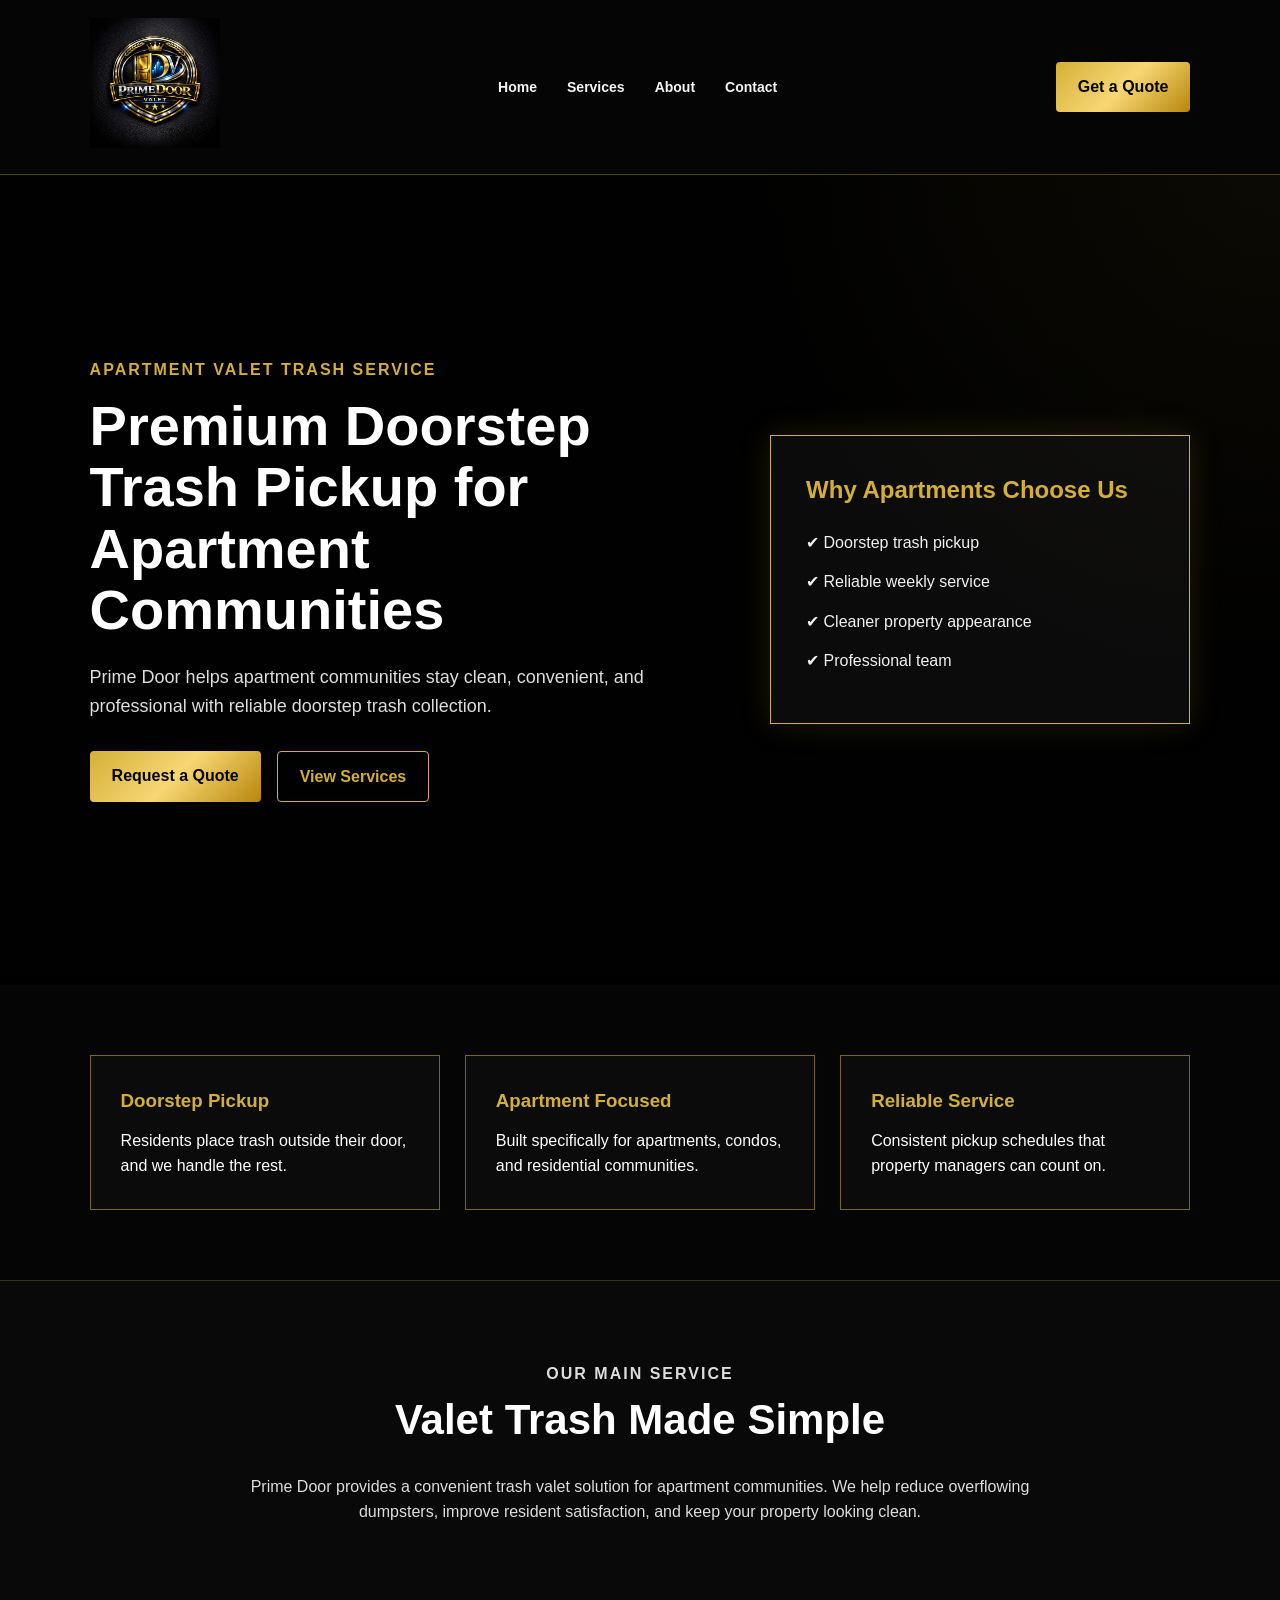
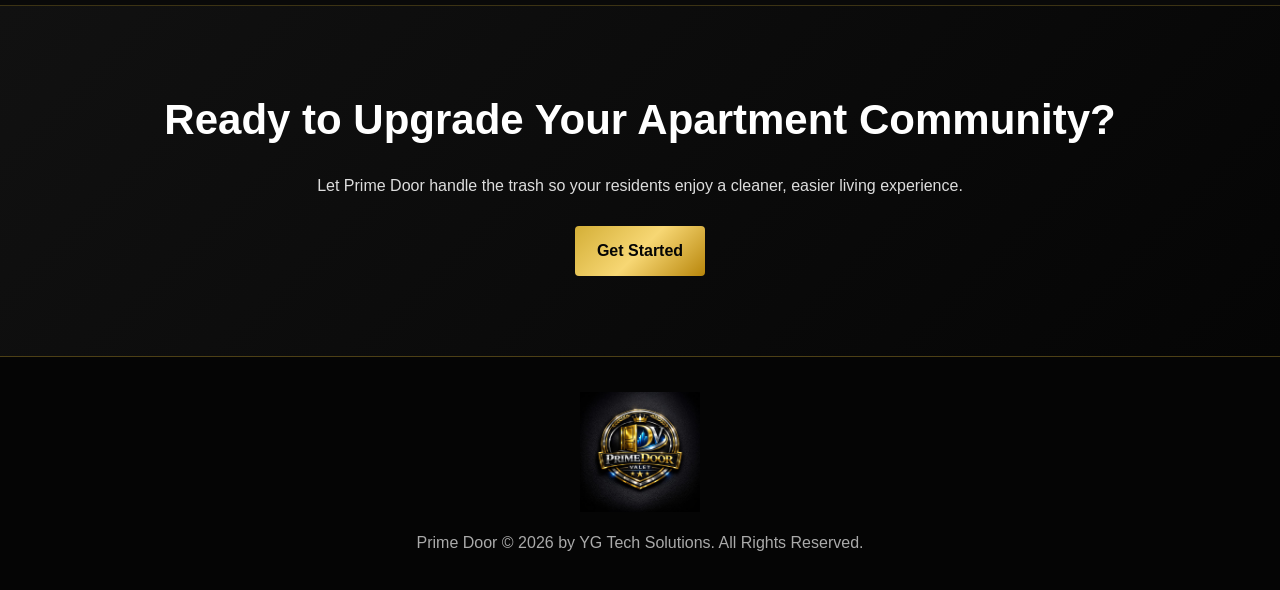
<file: index.html>
<!DOCTYPE html>
<html lang="en">
<head>
  <meta charset="UTF-8" />
  <meta name="viewport" content="width=device-width, initial-scale=1.0" />
  <title>Prime Door | Valet Trash Service</title>
  <link rel="stylesheet" href="style.css" />
</head>
<body>

  <header class="navbar">
    <div class="logo">
      <img src="images/logo.jpg" alt="Prime Door Logo">
    </div>

    <nav id="navLinks">
      <a href="index.html">Home</a>
      <a href="services.html">Services</a>
      <a href="about.html">About</a>
      <a href="contact.html">Contact</a>
    </nav>

    <a href="contact.html" class="nav-btn">Get a Quote</a>

    <button class="menu-btn" onclick="toggleMenu()">☰</button>
  </header>

  <section class="hero">
    <div class="hero-content">
      <p class="tagline">Apartment Valet Trash Service</p>
      <h1>Premium Doorstep Trash Pickup for Apartment Communities</h1>
      <p class="hero-text">
        Prime Door helps apartment communities stay clean, convenient, and professional with reliable doorstep trash collection.
      </p>

      <div class="hero-buttons">
        <a href="contact.html" class="btn gold">Request a Quote</a>
        <a href="services.html" class="btn outline">View Services</a>
      </div>
    </div>

    <div class="hero-card">
      <h3>Why Apartments Choose Us</h3>
      <ul>
        <li>✔ Doorstep trash pickup</li>
        <li>✔ Reliable weekly service</li>
        <li>✔ Cleaner property appearance</li>
        <li>✔ Professional team</li>
      </ul>
    </div>
  </section>

  <section class="features">
    <div class="feature">
      <h3>Doorstep Pickup</h3>
      <p>Residents place trash outside their door, and we handle the rest.</p>
    </div>

    <div class="feature">
      <h3>Apartment Focused</h3>
      <p>Built specifically for apartments, condos, and residential communities.</p>
    </div>

    <div class="feature">
      <h3>Reliable Service</h3>
      <p>Consistent pickup schedules that property managers can count on.</p>
    </div>
  </section>

  <section class="section dark">
    <p class="tagline">Our Main Service</p>
    <h2>Valet Trash Made Simple</h2>
    <p>
      Prime Door provides a convenient trash valet solution for apartment communities.
      We help reduce overflowing dumpsters, improve resident satisfaction, and keep your property looking clean.
    </p>
  </section>

  <section class="cta">
    <h2>Ready to Upgrade Your Apartment Community?</h2>
    <p>Let Prime Door handle the trash so your residents enjoy a cleaner, easier living experience.</p>
    <a href="contact.html" class="btn gold">Get Started</a>
  </section>

  <footer>
    <img src="images/logo.jpg" alt="Prime Door Logo">
    <p>Prime Door © 2026 by YG Tech Solutions. All Rights Reserved.</p>
  </footer>

  <script src="script.js"></script>
</body>
</html>
</file>
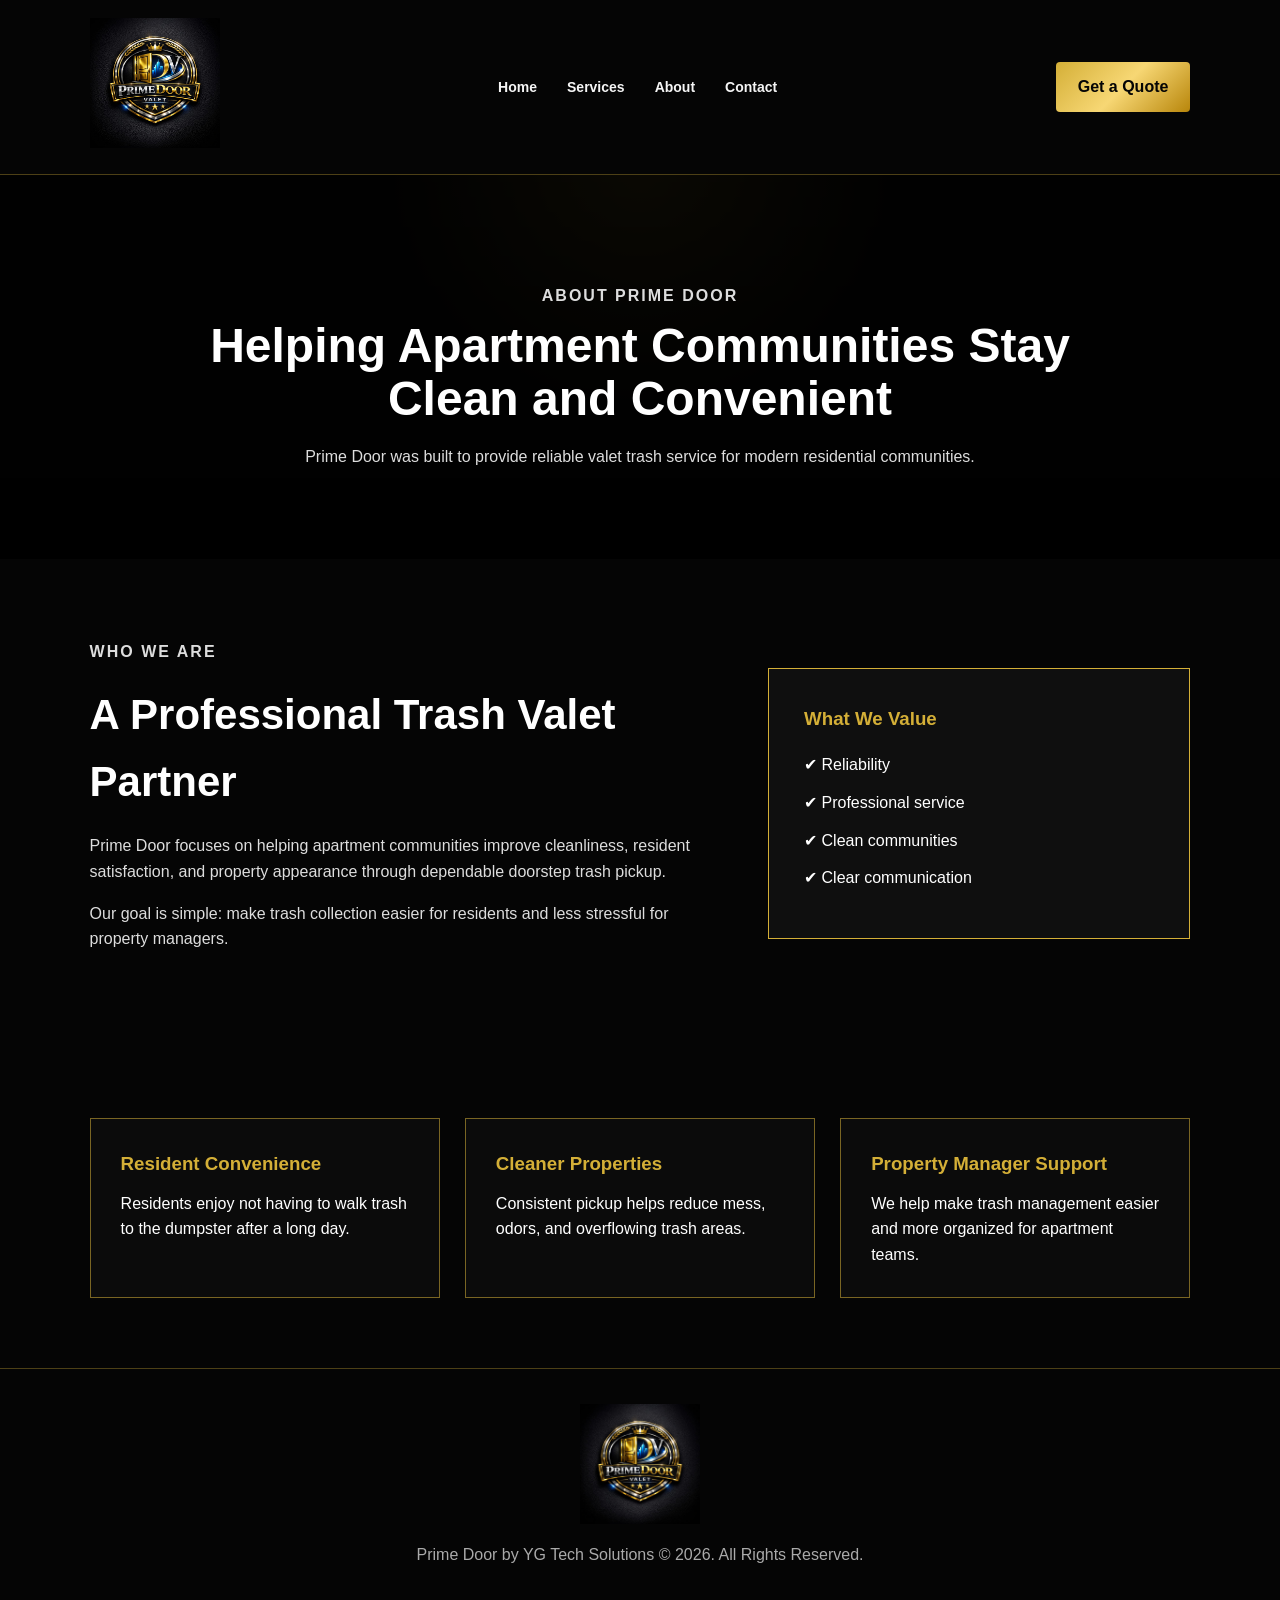
<file: about.html>
<!DOCTYPE html>
<html lang="en">
<head>
  <meta charset="UTF-8" />
  <meta name="viewport" content="width=device-width, initial-scale=1.0" />
  <title>About | Prime Door</title>
  <link rel="stylesheet" href="style.css" />
</head>
<body>

<header class="navbar">
  <div class="logo">
    <img src="images/logo.jpg" alt="Prime Door Logo">
  </div>

  <nav id="navLinks">
    <a href="index.html">Home</a>
    <a href="services.html">Services</a>
    <a href="about.html">About</a>
    <a href="contact.html">Contact</a>
  </nav>

  <a href="contact.html" class="nav-btn">Get a Quote</a>
  <button class="menu-btn" onclick="toggleMenu()">☰</button>
</header>

<section class="page-hero">
  <p class="tagline">About Prime Door</p>
  <h1>Helping Apartment Communities Stay Clean and Convenient</h1>
  <p>Prime Door was built to provide reliable valet trash service for modern residential communities.</p>
</section>

<section class="about-section">
  <div>
    <p class="tagline">Who We Are</p>
    <h2>A Professional Trash Valet Partner</h2>
    <p>
      Prime Door focuses on helping apartment communities improve cleanliness, resident satisfaction,
      and property appearance through dependable doorstep trash pickup.
    </p>
    <p>
      Our goal is simple: make trash collection easier for residents and less stressful for property managers.
    </p>
  </div>

  <div class="about-box">
    <h3>What We Value</h3>
    <ul>
      <li>✔ Reliability</li>
      <li>✔ Professional service</li>
      <li>✔ Clean communities</li>
      <li>✔ Clear communication</li>
    </ul>
  </div>
</section>

<section class="features">
  <div class="feature">
    <h3>Resident Convenience</h3>
    <p>Residents enjoy not having to walk trash to the dumpster after a long day.</p>
  </div>

  <div class="feature">
    <h3>Cleaner Properties</h3>
    <p>Consistent pickup helps reduce mess, odors, and overflowing trash areas.</p>
  </div>

  <div class="feature">
    <h3>Property Manager Support</h3>
    <p>We help make trash management easier and more organized for apartment teams.</p>
  </div>
</section>

<footer>
  <img src="images/logo.jpg" alt="Prime Door Logo">
  <p>Prime Door by YG Tech Solutions © 2026. All Rights Reserved.</p>
</footer>

<script src="script.js"></script>
</body>
</html>
</file>
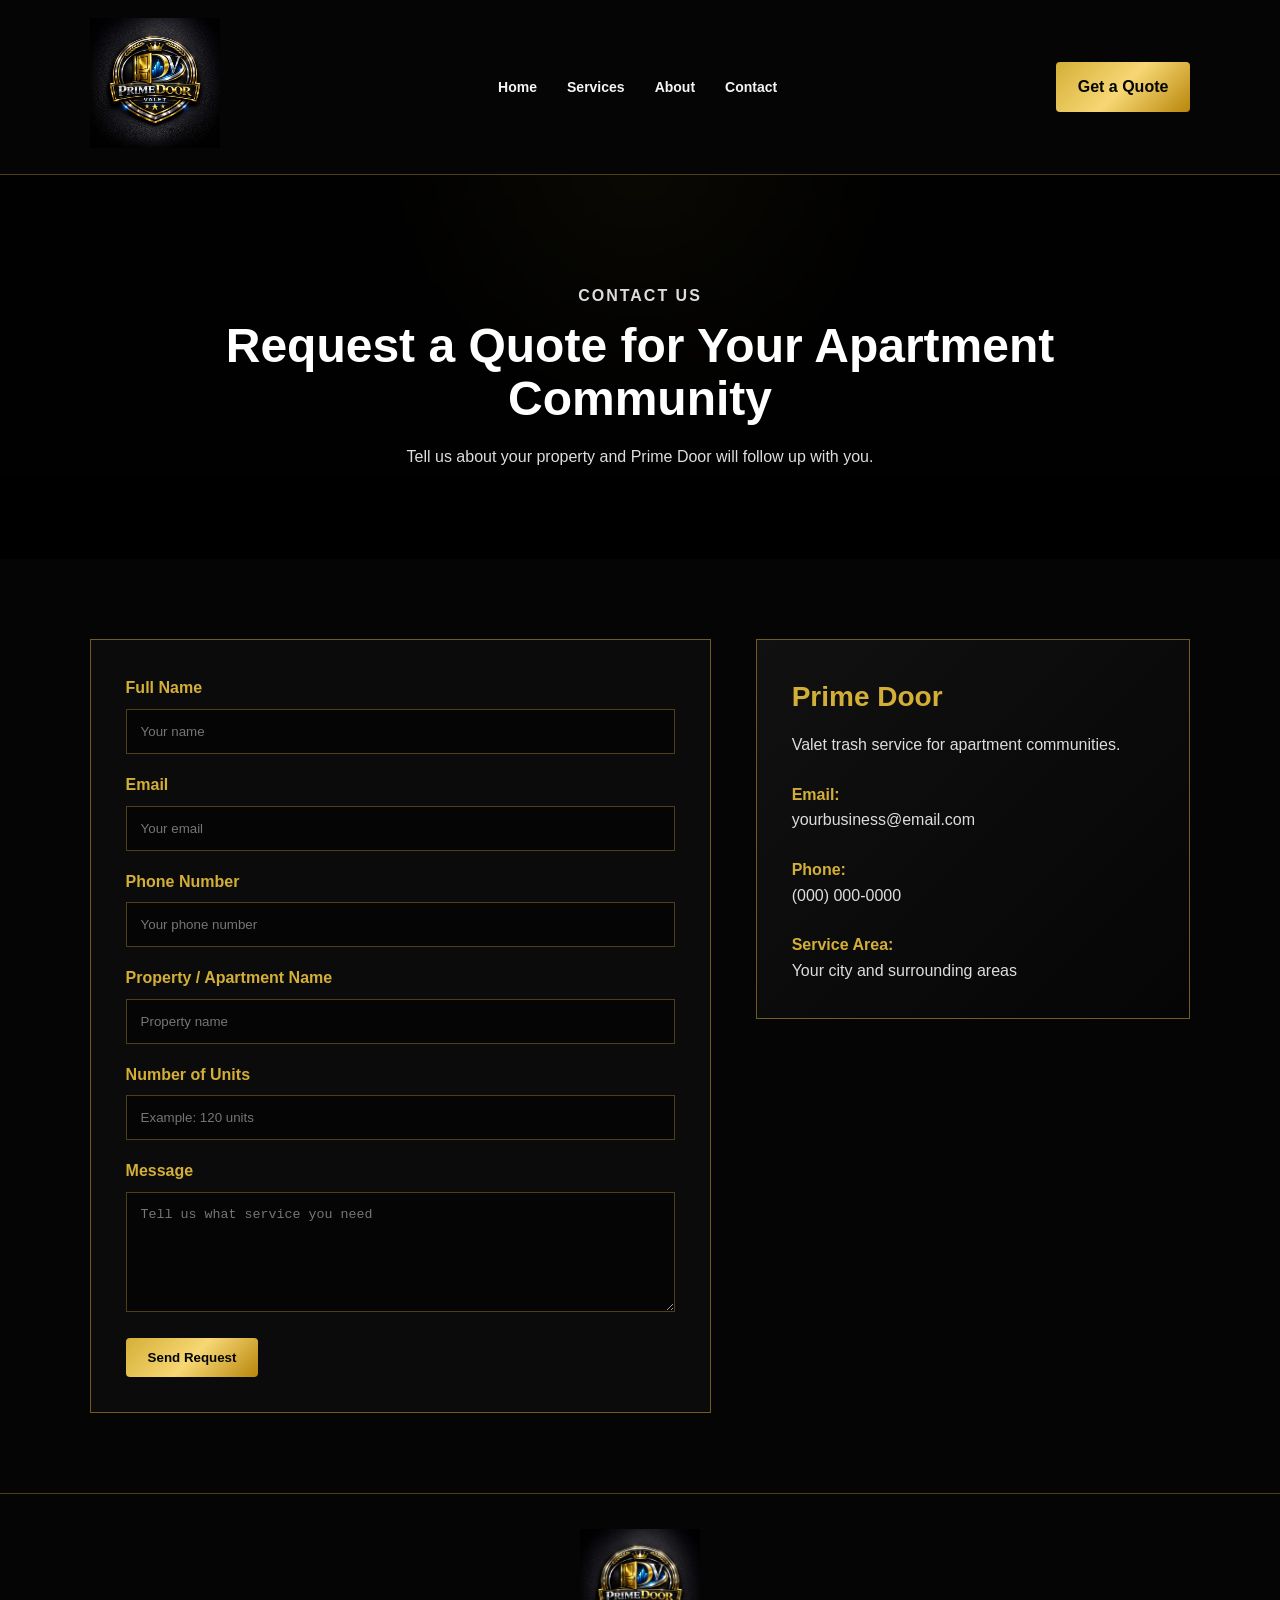
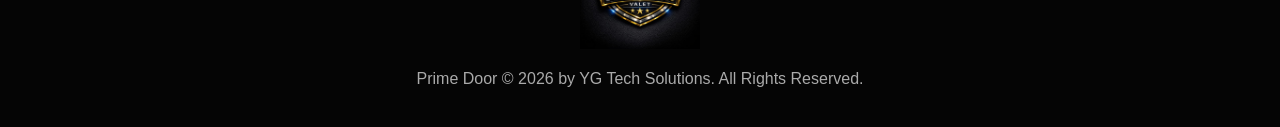
<file: contact.html>
<!DOCTYPE html>
<html lang="en">
<head>
  <meta charset="UTF-8" />
  <meta name="viewport" content="width=device-width, initial-scale=1.0" />
  <title>Contact | Prime Door</title>
  <link rel="stylesheet" href="style.css" />
</head>
<body>

<header class="navbar">
  <div class="logo">
    <img src="images/logo.jpg" alt="Prime Door Logo">
  </div>

  <nav id="navLinks">
    <a href="index.html">Home</a>
    <a href="services.html">Services</a>
    <a href="about.html">About</a>
    <a href="contact.html">Contact</a>
  </nav>

  <a href="contact.html" class="nav-btn">Get a Quote</a>
  <button class="menu-btn" onclick="toggleMenu()">☰</button>
</header>

<section class="page-hero">
  <p class="tagline">Contact Us</p>
  <h1>Request a Quote for Your Apartment Community</h1>
  <p>Tell us about your property and Prime Door will follow up with you.</p>
</section>

<section class="contact-section">
  <form class="contact-form" action="mailto:yourbusiness@email.com" method="POST" enctype="text/plain">
    <label>Full Name</label>
    <input type="text" name="name" placeholder="Your name" required>

    <label>Email</label>
    <input type="email" name="email" placeholder="Your email" required>

    <label>Phone Number</label>
    <input type="tel" name="phone" placeholder="Your phone number">

    <label>Property / Apartment Name</label>
    <input type="text" name="property" placeholder="Property name">

    <label>Number of Units</label>
    <input type="text" name="units" placeholder="Example: 120 units">

    <label>Message</label>
    <textarea name="message" rows="6" placeholder="Tell us what service you need"></textarea>

    <button type="submit" class="btn gold">Send Request</button>
  </form>

  <div class="contact-info">
    <h3>Prime Door</h3>
    <p>Valet trash service for apartment communities.</p>

    <div>
      <strong>Email:</strong>
      <p>yourbusiness@email.com</p>
    </div>

    <div>
      <strong>Phone:</strong>
      <p>(000) 000-0000</p>
    </div>

    <div>
      <strong>Service Area:</strong>
      <p>Your city and surrounding areas</p>
    </div>
  </div>
</section>

<footer>
  <img src="images/logo.jpg" alt="Prime Door Logo">
  <p>Prime Door © 2026 by YG Tech Solutions. All Rights Reserved.</p>
</footer>

<script src="script.js"></script>
</body>
</html>
</file>
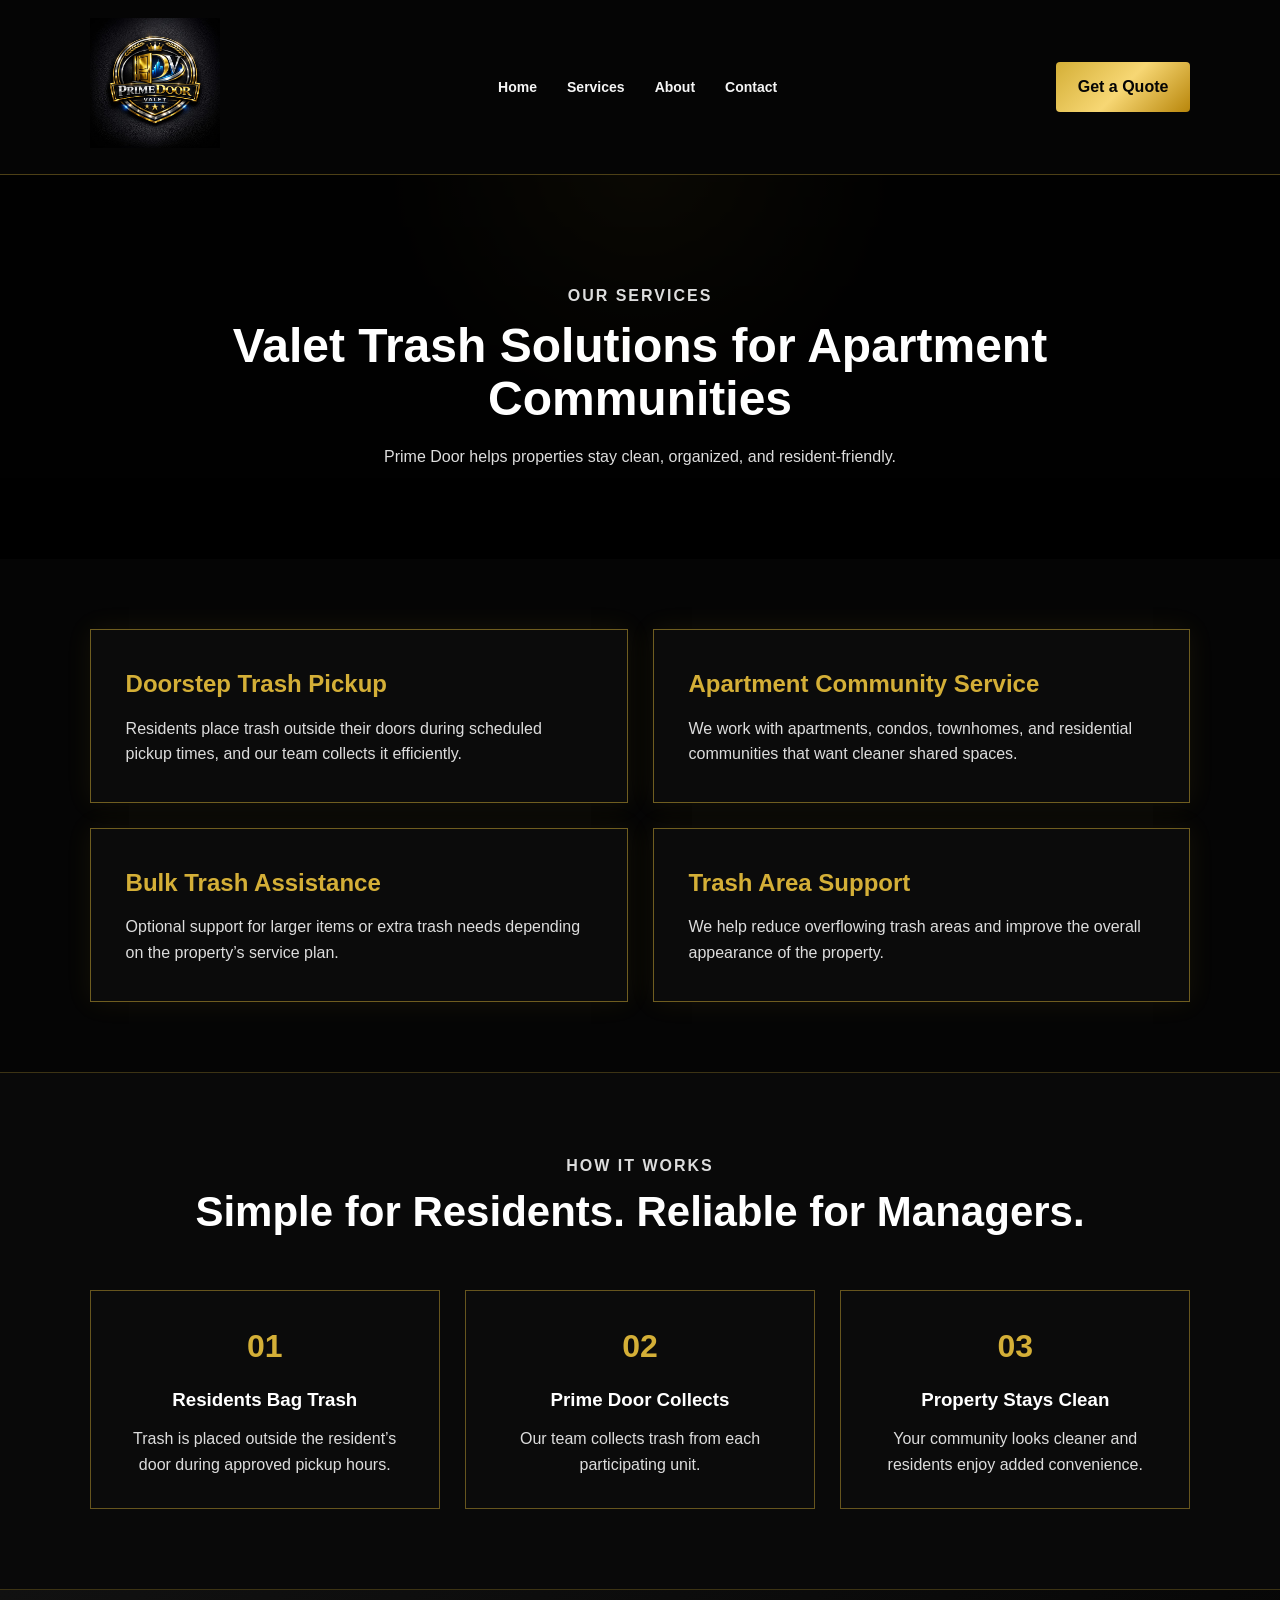
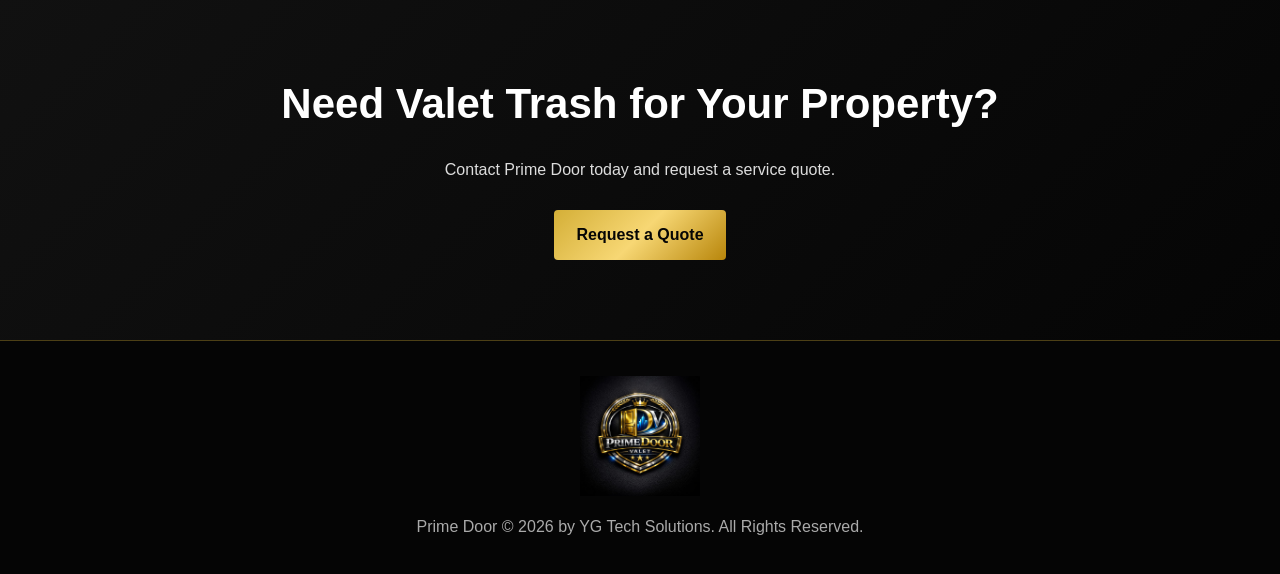
<file: services.html>
<!DOCTYPE html>
<html lang="en">
<head>
  <meta charset="UTF-8" />
  <meta name="viewport" content="width=device-width, initial-scale=1.0" />
  <title>Services | Prime Door</title>
  <link rel="stylesheet" href="style.css" />
</head>
<body>

<header class="navbar">
  <div class="logo">
    <img src="images/logo.jpg" alt="Prime Door Logo">
  </div>

  <nav id="navLinks">
    <a href="index.html">Home</a>
    <a href="services.html">Services</a>
    <a href="about.html">About</a>
    <a href="contact.html">Contact</a>
  </nav>

  <a href="contact.html" class="nav-btn">Get a Quote</a>
  <button class="menu-btn" onclick="toggleMenu()">☰</button>
</header>

<section class="page-hero">
  <p class="tagline">Our Services</p>
  <h1>Valet Trash Solutions for Apartment Communities</h1>
  <p>Prime Door helps properties stay clean, organized, and resident-friendly.</p>
</section>

<section class="service-grid">
  <div class="service-card">
    <h3>Doorstep Trash Pickup</h3>
    <p>Residents place trash outside their doors during scheduled pickup times, and our team collects it efficiently.</p>
  </div>

  <div class="service-card">
    <h3>Apartment Community Service</h3>
    <p>We work with apartments, condos, townhomes, and residential communities that want cleaner shared spaces.</p>
  </div>

  <div class="service-card">
    <h3>Bulk Trash Assistance</h3>
    <p>Optional support for larger items or extra trash needs depending on the property’s service plan.</p>
  </div>

  <div class="service-card">
    <h3>Trash Area Support</h3>
    <p>We help reduce overflowing trash areas and improve the overall appearance of the property.</p>
  </div>
</section>

<section class="section dark">
  <p class="tagline">How It Works</p>
  <h2>Simple for Residents. Reliable for Managers.</h2>

  <div class="steps">
    <div>
      <span>01</span>
      <h3>Residents Bag Trash</h3>
      <p>Trash is placed outside the resident’s door during approved pickup hours.</p>
    </div>

    <div>
      <span>02</span>
      <h3>Prime Door Collects</h3>
      <p>Our team collects trash from each participating unit.</p>
    </div>

    <div>
      <span>03</span>
      <h3>Property Stays Clean</h3>
      <p>Your community looks cleaner and residents enjoy added convenience.</p>
    </div>
  </div>
</section>

<section class="cta">
  <h2>Need Valet Trash for Your Property?</h2>
  <p>Contact Prime Door today and request a service quote.</p>
  <a href="contact.html" class="btn gold">Request a Quote</a>
</section>

<footer>
  <img src="images/logo.jpg" alt="Prime Door Logo">
  <p>Prime Door © 2026 by YG Tech Solutions. All Rights Reserved.</p>
</footer>

<script src="script.js"></script>
</body>
</html>
</file>
<file: style.css>
* {
  margin: 0;
  padding: 0;
  box-sizing: border-box;
}

body {
  font-family: Arial, sans-serif;
  background: #050505;
  color: #ffffff;
  line-height: 1.6;
}

a {
  text-decoration: none;
  color: inherit;
}

.navbar {
  width: 100%;
  padding: 18px 7%;
  display: flex;
  align-items: center;
  justify-content: space-between;
  background: #050505;
  border-bottom: 1px solid rgba(212, 175, 55, 0.35);
  position: sticky;
  top: 0;
  z-index: 100;
}

.logo img {
  width: 130px;
}

nav {
  display: flex;
  gap: 30px;
}

nav a {
  font-size: 14px;
  font-weight: bold;
  color: #f5f5f5;
  transition: 0.3s;
}

nav a:hover {
  color: #d4af37;
}

.nav-btn,
.btn {
  padding: 12px 22px;
  border-radius: 4px;
  font-weight: bold;
  display: inline-block;
}

.nav-btn,
.gold {
  background: linear-gradient(135deg, #d4af37, #f7d774, #b8860b);
  color: #050505;
}

.outline {
  border: 1px solid #d4af37;
  color: #d4af37;
}

.menu-btn {
  display: none;
  background: none;
  color: #d4af37;
  border: none;
  font-size: 28px;
}

.hero {
  min-height: 90vh;
  padding: 80px 7%;
  display: grid;
  grid-template-columns: 1.2fr 0.8fr;
  gap: 50px;
  align-items: center;
  background:
    linear-gradient(rgba(0,0,0,0.78), rgba(0,0,0,0.9)),
    radial-gradient(circle at top right, rgba(212,175,55,0.25), transparent 35%);
}

.tagline {
  color: #d4af37;
  text-transform: uppercase;
  font-weight: bold;
  letter-spacing: 2px;
  margin-bottom: 12px;
}

.hero h1 {
  font-size: 56px;
  line-height: 1.1;
  max-width: 850px;
}

.hero-text {
  margin: 22px 0;
  color: #dddddd;
  font-size: 18px;
  max-width: 650px;
}

.hero-buttons {
  display: flex;
  gap: 16px;
  margin-top: 30px;
}

.hero-card {
  border: 1px solid #d4af37;
  padding: 35px;
  background: rgba(255,255,255,0.04);
  box-shadow: 0 0 30px rgba(212,175,55,0.15);
}

.hero-card h3 {
  color: #d4af37;
  margin-bottom: 20px;
  font-size: 24px;
}

.hero-card li {
  list-style: none;
  margin-bottom: 14px;
  color: #f1f1f1;
}

.features {
  padding: 70px 7%;
  display: grid;
  grid-template-columns: repeat(3, 1fr);
  gap: 25px;
}

.feature {
  border: 1px solid rgba(212,175,55,0.55);
  padding: 30px;
  background: #0b0b0b;
}

.feature h3 {
  color: #d4af37;
  margin-bottom: 12px;
}

.section {
  padding: 80px 7%;
  text-align: center;
}

.section h2,
.cta h2 {
  font-size: 42px;
  margin-bottom: 20px;
}

.section p {
  max-width: 850px;
  margin: auto;
  color: #dddddd;
}

.dark {
  background: #090909;
  border-top: 1px solid rgba(212,175,55,0.25);
  border-bottom: 1px solid rgba(212,175,55,0.25);
}

.cta {
  padding: 80px 7%;
  text-align: center;
  background: linear-gradient(135deg, #111, #050505);
}

.cta p {
  color: #ddd;
  margin-bottom: 28px;
}

footer {
  padding: 35px 7%;
  text-align: center;
  border-top: 1px solid rgba(212,175,55,0.35);
  color: #aaa;
}

footer img {
  width: 120px;
  margin-bottom: 10px;
}

@media (max-width: 850px) {
  nav {
    display: none;
    position: absolute;
    top: 85px;
    right: 7%;
    background: #090909;
    flex-direction: column;
    width: 220px;
    padding: 20px;
    border: 1px solid #d4af37;
  }

  nav.show {
    display: flex;
  }

  .menu-btn {
    display: block;
  }

  .nav-btn {
    display: none;
  }

  .hero {
    grid-template-columns: 1fr;
    padding-top: 60px;
  }

  .hero h1 {
    font-size: 38px;
  }

  .features {
    grid-template-columns: 1fr;
  }

  .hero-buttons {
    flex-direction: column;
  }
}

.page-hero {
  padding: 90px 7%;
  text-align: center;
  background:
    linear-gradient(rgba(0,0,0,0.82), rgba(0,0,0,0.92)),
    radial-gradient(circle at top, rgba(212,175,55,0.25), transparent 35%);
}

.page-hero h1 {
  font-size: 48px;
  max-width: 900px;
  margin: auto;
  line-height: 1.1;
}

.page-hero p {
  margin-top: 18px;
  color: #ddd;
}

.service-grid {
  padding: 70px 7%;
  display: grid;
  grid-template-columns: repeat(2, 1fr);
  gap: 25px;
}

.service-card {
  padding: 35px;
  background: #0b0b0b;
  border: 1px solid rgba(212,175,55,0.5);
  box-shadow: 0 0 25px rgba(212,175,55,0.08);
}

.service-card h3 {
  color: #d4af37;
  margin-bottom: 12px;
  font-size: 24px;
}

.service-card p {
  color: #ddd;
}

.steps {
  margin-top: 45px;
  display: grid;
  grid-template-columns: repeat(3, 1fr);
  gap: 25px;
}

.steps div {
  padding: 30px;
  background: #0b0b0b;
  border: 1px solid rgba(212,175,55,0.45);
}

.steps span {
  color: #d4af37;
  font-size: 32px;
  font-weight: bold;
}

.steps h3 {
  margin: 12px 0;
}

.about-section {
  padding: 80px 7%;
  display: grid;
  grid-template-columns: 1.2fr 0.8fr;
  gap: 45px;
  align-items: center;
}

.about-section h2 {
  font-size: 42px;
  margin-bottom: 18px;
}

.about-section p {
  color: #ddd;
  margin-bottom: 16px;
}

.about-box {
  padding: 35px;
  border: 1px solid #d4af37;
  background: rgba(255,255,255,0.04);
}

.about-box h3 {
  color: #d4af37;
  margin-bottom: 18px;
}

.about-box li {
  list-style: none;
  margin-bottom: 12px;
}

.contact-section {
  padding: 80px 7%;
  display: grid;
  grid-template-columns: 1fr 0.7fr;
  gap: 45px;
}

.contact-form {
  background: #0b0b0b;
  border: 1px solid rgba(212,175,55,0.5);
  padding: 35px;
}

.contact-form label {
  display: block;
  margin-bottom: 8px;
  color: #d4af37;
  font-weight: bold;
}

.contact-form input,
.contact-form textarea {
  width: 100%;
  margin-bottom: 18px;
  padding: 14px;
  background: #050505;
  border: 1px solid rgba(212,175,55,0.35);
  color: white;
  outline: none;
}

.contact-form input:focus,
.contact-form textarea:focus {
  border-color: #d4af37;
}

.contact-form button {
  border: none;
  cursor: pointer;
}

.contact-info {
  padding: 35px;
  background: linear-gradient(135deg, #111, #050505);
  border: 1px solid rgba(212,175,55,0.5);
  height: fit-content;
}

.contact-info h3 {
  color: #d4af37;
  font-size: 28px;
  margin-bottom: 12px;
}

.contact-info div {
  margin-top: 24px;
}

.contact-info strong {
  color: #d4af37;
}

.contact-info p {
  color: #ddd;
}

@media (max-width: 850px) {
  .page-hero h1 {
    font-size: 34px;
  }

  .service-grid,
  .steps,
  .about-section,
  .contact-section {
    grid-template-columns: 1fr;
  }
}
</file>
